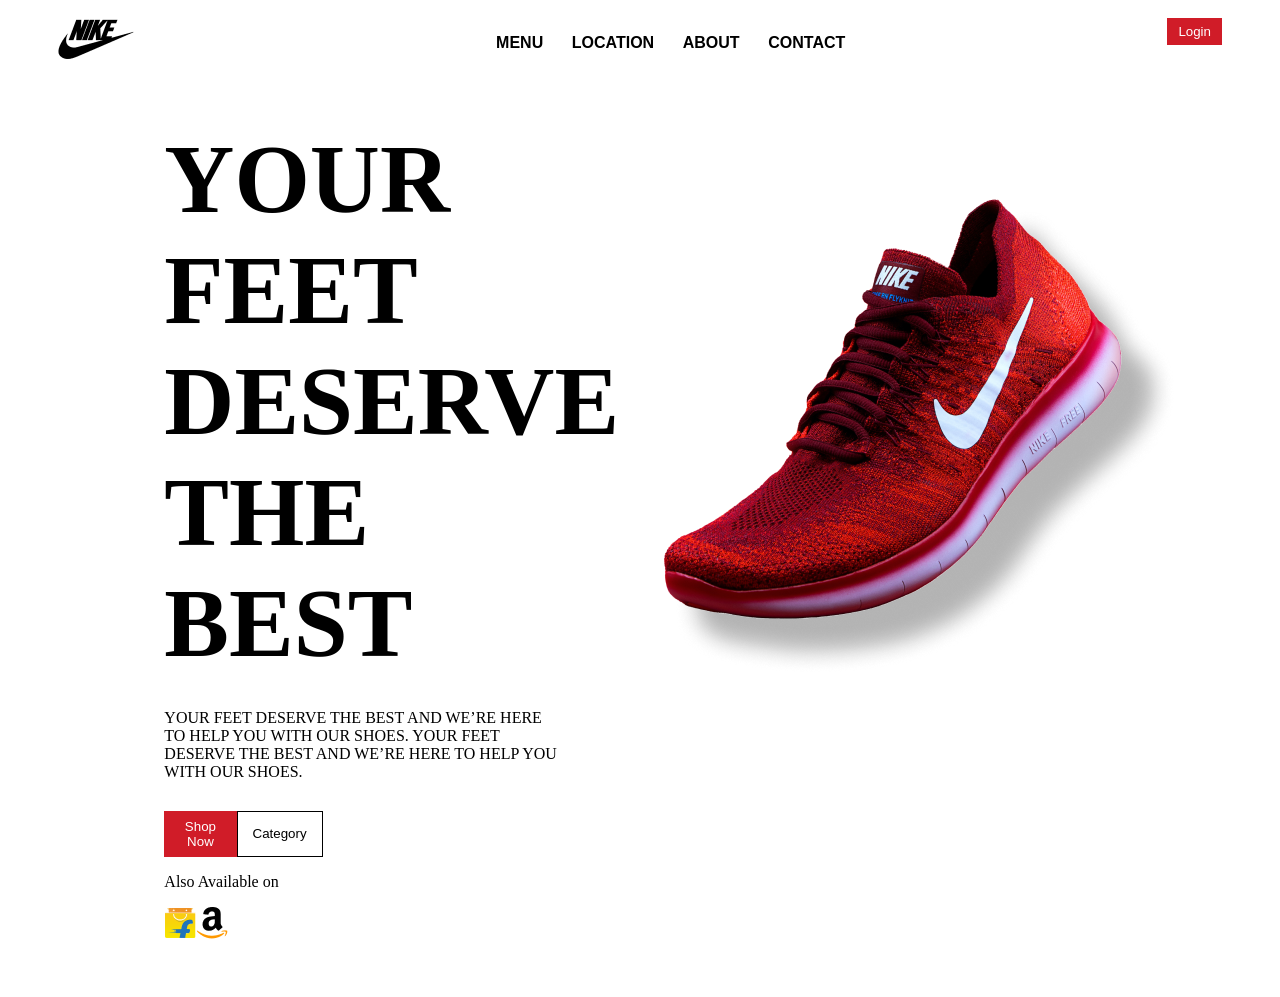
<file: index.html>
<!DOCTYPE html>
<html lang="en">
<head>
    <meta charset="UTF-8">
    <meta name="viewport" content="width=device-width, initial-scale=1.0">
    <title>Document</title>
    <link rel="stylesheet" href="style.css">
</head>
<body>
    <div class="container">

        <div class="nav-container">
            <div class="nav-logo">
                <img src="brand_logo.png" alt="image">
            </div>
            <ul class="nav-items">
                <li>
                    <a href="menupage.html">MENU</a>
                </li>
                <li>
                    <a href="locations.html">LOCATION</a>
                </li>
                <li>
                    <a href="aboutpage.html">ABOUT</a>
                </li>
                <li>
                    <a href="contactpage.html">CONTACT</a>
                </li>
            </ul>
            <div class="nav-btn">
                <button class="login-btn">Login</button>
            </div>
        </div>
        <div class="home-container">
            <div class="home-text-container">
                <h1>YOUR FEET DESERVE THE BEST</h1>
                <p class="para">YOUR FEET DESERVE THE BEST AND WE’RE HERE TO HELP YOU WITH OUR SHOES.
                    YOUR FEET DESERVE THE BEST AND WE’RE HERE TO 
                    HELP YOU WITH OUR SHOES.</p>
                    <div class="home-container-btns">
                        <button class="shopnow-btn">Shop Now</button>
                        <button class="category-btn">Category</button>
                    </div>
                    <div class="Available">
                        <p>Also Available on</p>
                    </div>
                    <div class="other-platforms">
                        <img src="flipkart.png" alt="image">
                        <img src="amazon.png" alt="image">
                    </div>
            </div>
            <div class="home-image-container">
                <img src="shoe_image.png" alt="image">
            </div>
        </div>
    </div>
</body>
</html>
</file>
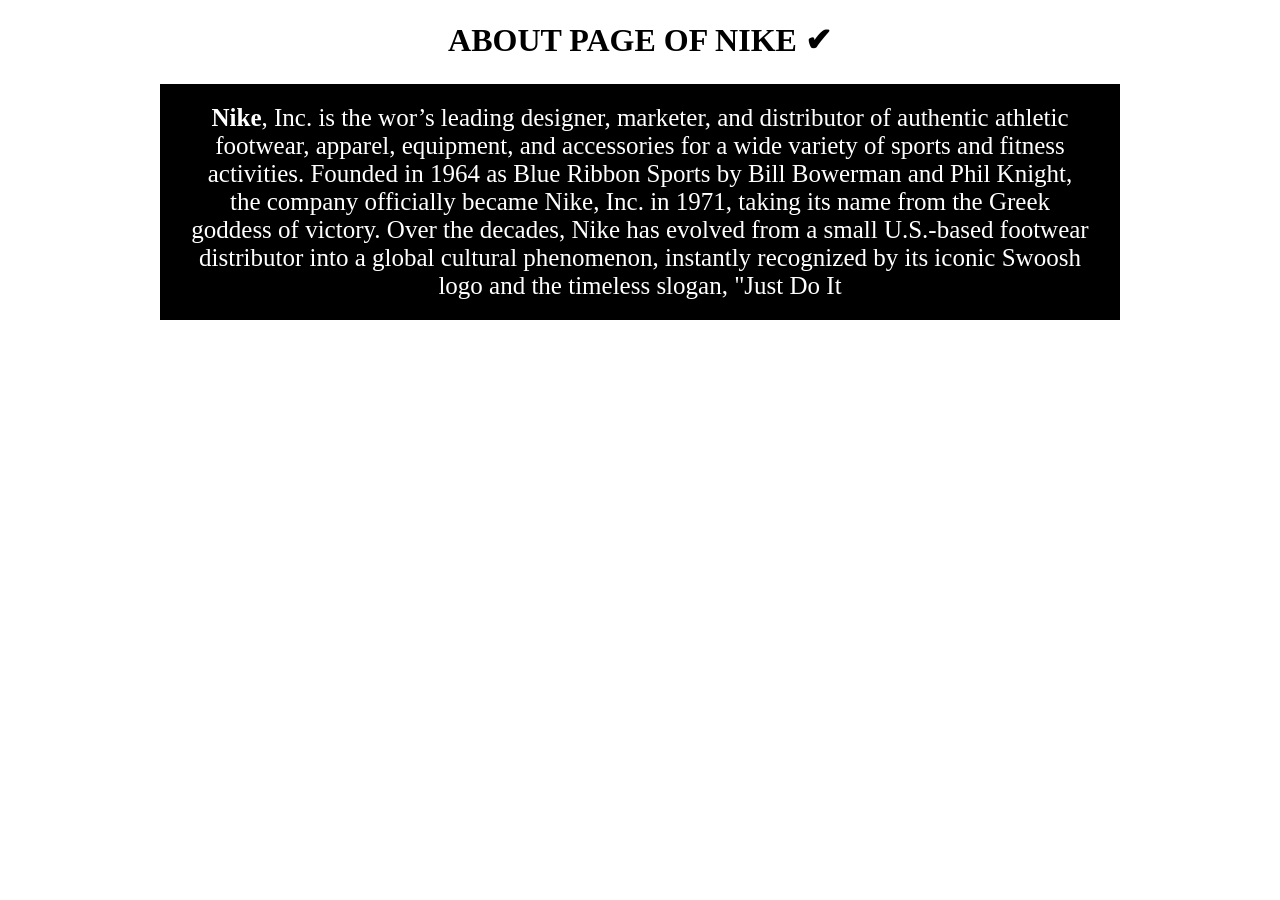
<file: aboutpage.html>
<!DOCTYPE html>
<html lang="en">

<head>
    <meta charset="UTF-8">
    <meta name="viewport" content="width=device-width, initial-scale=1.0">
    <title>Document</title>
</head>

<body>
    <h1><center>ABOUT PAGE OF NIKE ✔</center></h1>
    <center><p class="aboutpara" style="background-color:black; color: white; width:900px;padding:20px 30px;justify-content: center; font-size: 25px;" ><b>Nike</b>, Inc. is the wor’s leading designer, marketer, and distributor of authentic athletic footwear, apparel,
        equipment, and accessories for a wide variety of sports and fitness activities. Founded in 1964 as Blue Ribbon
        Sports by Bill Bowerman and Phil Knight, the company officially became Nike, Inc. in 1971, taking its name from
        the Greek goddess of victory. Over the decades, Nike has evolved from a small U.S.-based footwear distributor
        into a global cultural phenomenon, instantly recognized by its iconic Swoosh logo and the timeless slogan, "Just
        Do It</p></center>
</body>

</html>
</file>
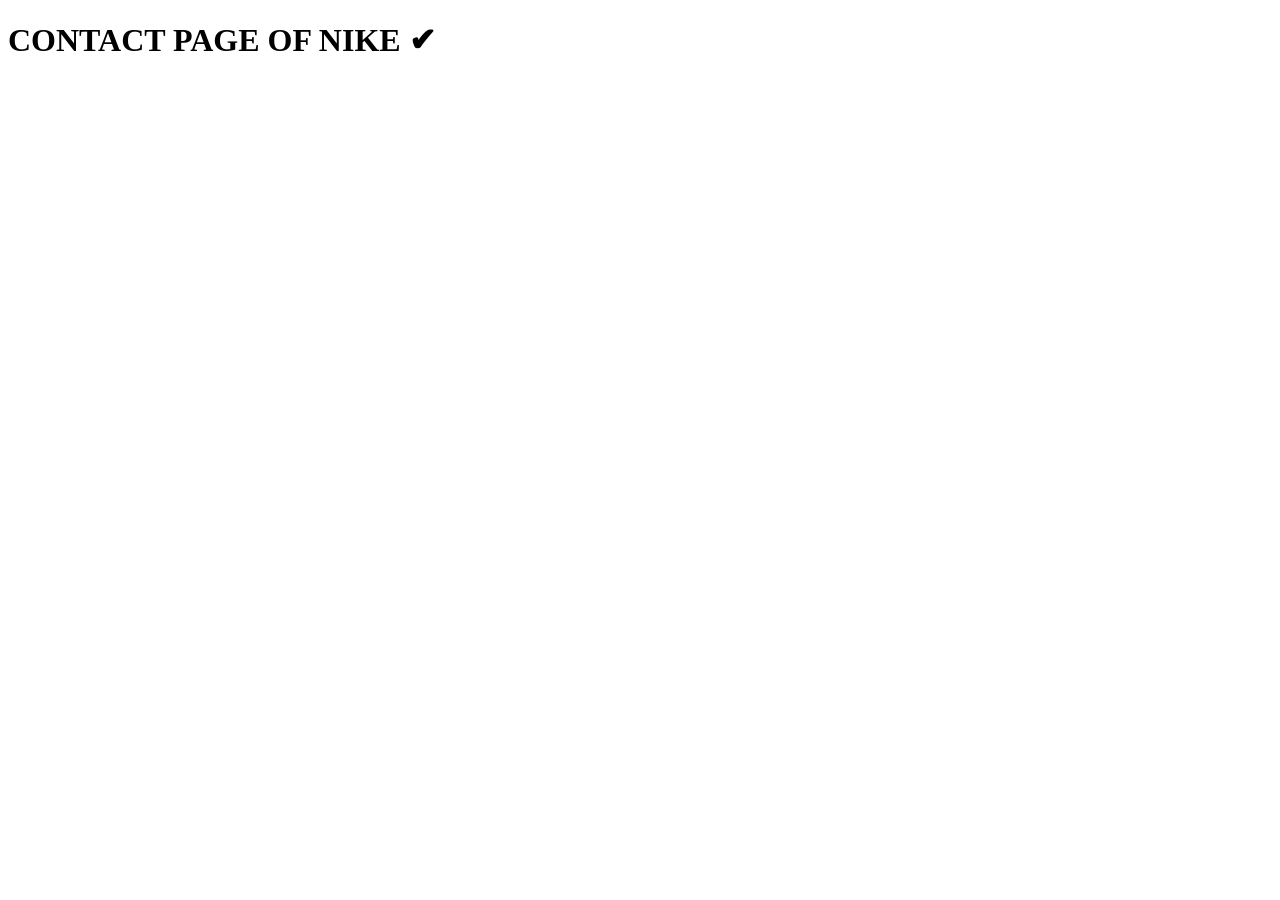
<file: contactpage.html>
<!DOCTYPE html>
<html lang="en">
<head>
    <meta charset="UTF-8">
    <meta name="viewport" content="width=device-width, initial-scale=1.0">
    <title>Document</title>
</head>
<body>
    <h1>CONTACT PAGE OF NIKE ✔</h1>
</body>
</html>
</file>
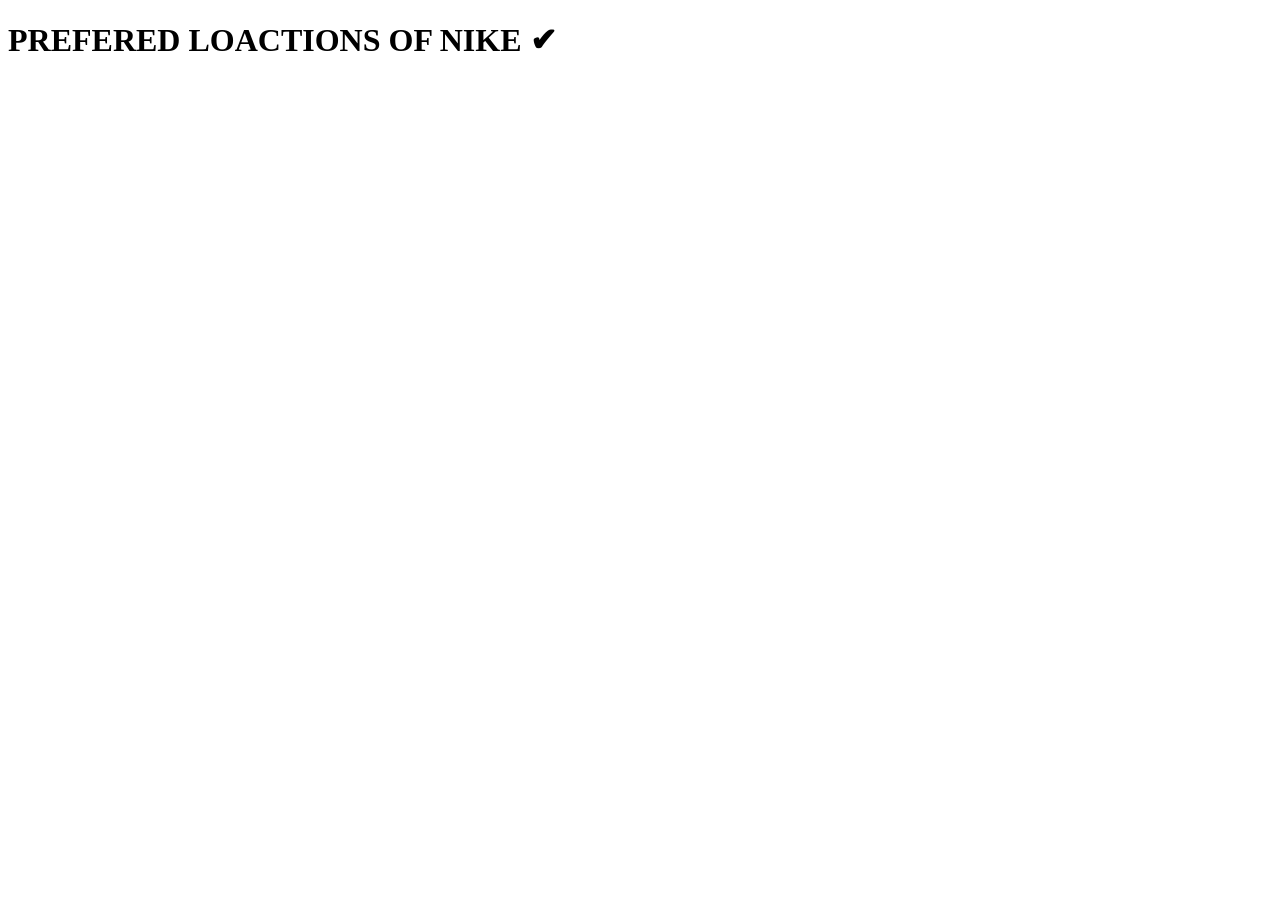
<file: locations.html>
<!DOCTYPE html>
<html lang="en">
<head>
    <meta charset="UTF-8">
    <meta name="viewport" content="width=device-width, initial-scale=1.0">
    <title>Document</title>
</head>
<body>
    <h1>PREFERED LOACTIONS OF NIKE ✔</h1>
</body>
</html>
</file>
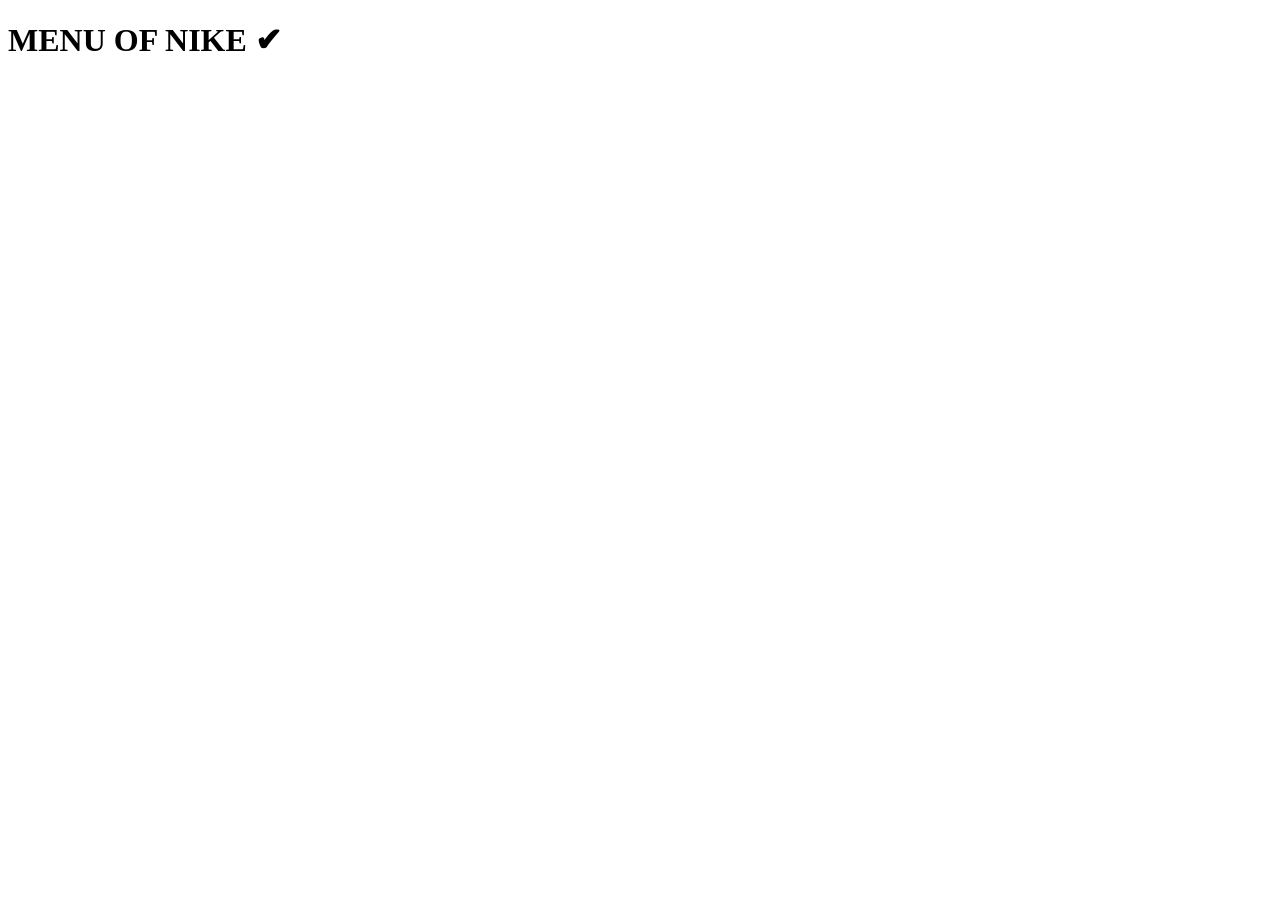
<file: menupage.html>
<!DOCTYPE html>
<html lang="en">
<head>
    <meta charset="UTF-8">
    <meta name="viewport" content="width=device-width, initial-scale=1.0">
    <title>Document</title>
</head>
<body>
    <h1>MENU OF NIKE ✔</h1>
</body>
</html>
</file>
<file: style.css>
/* *{
    border: 2px solid black;
} */

.nav-container{
    display: flex;
    flex-direction: row;
    justify-content: space-between;
    padding: 10px 50px;
}
button{
    cursor: pointer;
}
.nav-items{
    display: flex;
    flex-direction: row;
    justify-content: space-between;
    width: 30%;
    list-style: none;
}
.home-container{
    display: flex;
    flex-direction: row;
    justify-content: center;
    padding: 10px 50px 50px;
}
.home-text-container{
    width: 34%;
}
.home-text-container h1{
    font-size: 97px;
    margin-top: 9%;
    margin-bottom: 30px;
}
.home-image-container{
    width: 40%;
    margin-left: 90px;
    margin-top: 98px;
}
.shopnow-btn{
    background-color: #D01C28;
    color: white;
    border: 1px solid #D01C28;
    padding: 7px 15px;
    
}
.category-btn{
    background-color: white;
    padding: 7px 15px;
    color: black;
    border: 1px solid black;
}
.login-btn{
    background-color: #D01C28;
    color: white;
    border: 1px solid #D01C28;
    padding: 5px;
    padding-left: 10px;
    padding-right: 10px;
}
li{
    font-weight: 700;
    font-family:'Gill Sans', 'Gill Sans MT', Calibri, 'Trebuchet MS', sans-serif;
}
.home-container-btns{
    display: flex;
    justify-content: space-between;
    width: 40%;
}
.nav-items a{
    cursor: pointer;
    text-decoration: none;
    color: black;
}
.other-platforms{
    display: flex;
    flex-direction: row;
    justify-content: space-between;
    width: 15%;
}
.para{
    margin-bottom: 30px;
}
@media (max-width:576px){
    .home-container{
        flex-direction: column-reverse;
    }

    .home-text-container{
        width:min-content;
    }

    .home-text-container h1{
        width:min-content;
        font-size: 70px;
    }

    .home-image-container{
        width: fit-content;
    }
    
    .home-image-container img{
        max-width: 260px;
    }

    .nav-items{
        display: none;
    }
}
</file>
